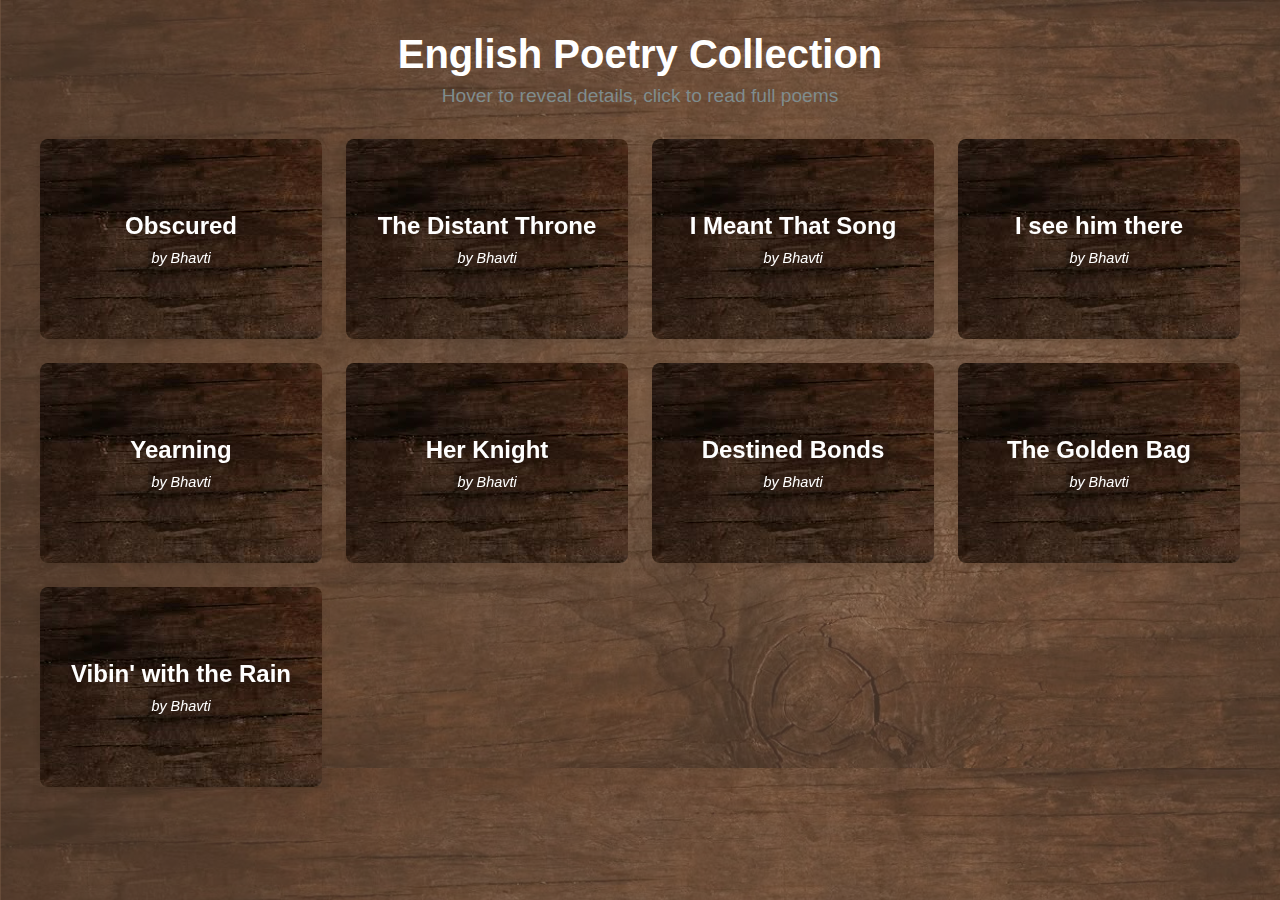
<file: english poem gallery/englishpoem.html>
<!DOCTYPE html>
<html lang="en">
<head>
    <meta charset="UTF-8">
    <meta name="viewport" content="width=device-width, initial-scale=1.0">
    <title>English Poetry Collection</title>
    <link rel="stylesheet" href="styles.css">
</head>
<body>
    <header>
        <h1>English Poetry Collection</h1>
        <p class="subtitle">Hover to reveal details, click to read full poems</p>
    </header>

    <div class="container">
        <div id="poem-grid" class="poem-grid">
            <div class="loading">
                <div class="spinner"></div>
            </div>
        </div>
    </div>

    <script src="poems.js"></script>
    <script src="script.js"></script>
</body>
</html>
</file>
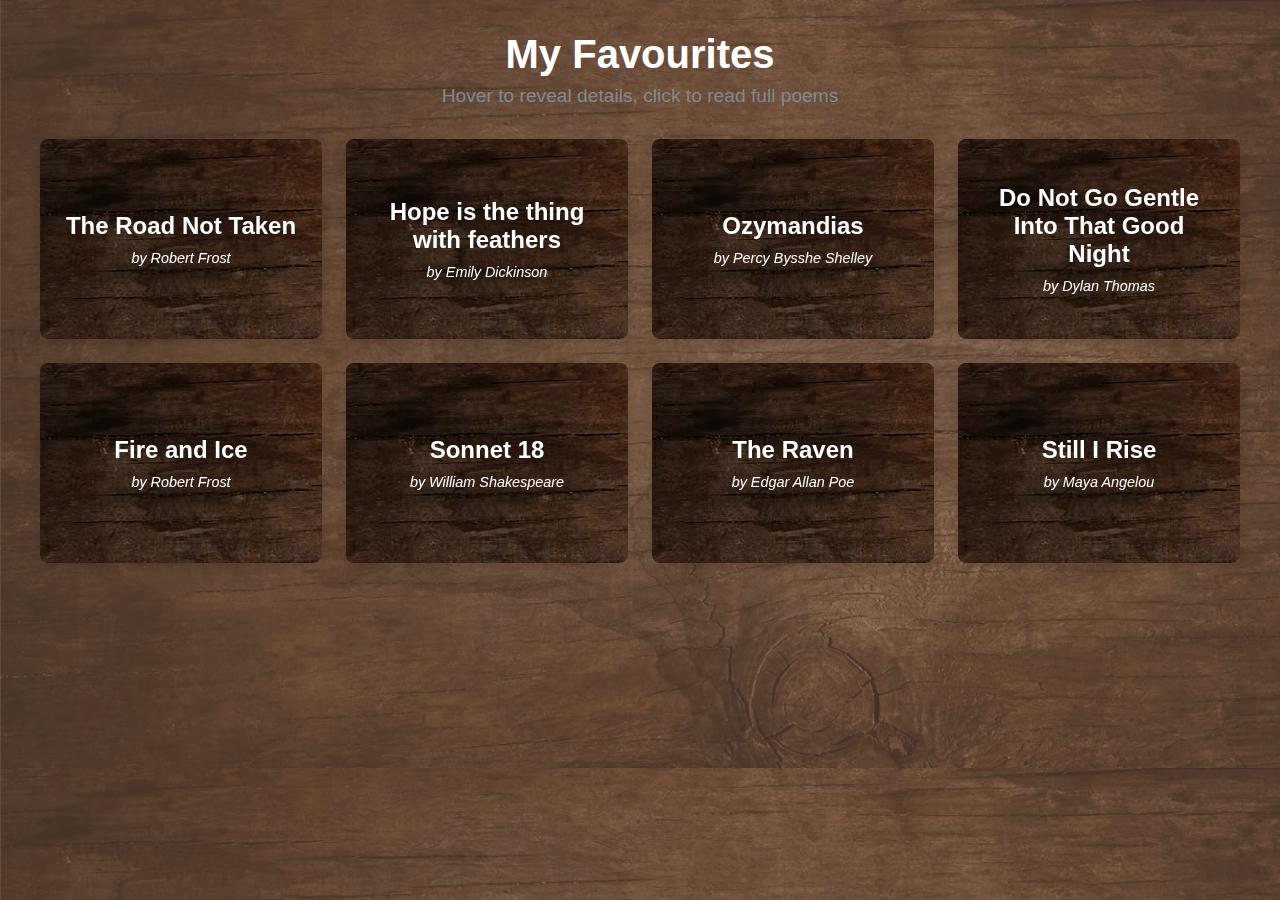
<file: fav gallery/fav.html>
<!DOCTYPE html>
<html lang="en">
<head>
    <meta charset="UTF-8">
    <meta name="viewport" content="width=device-width, initial-scale=1.0">
    <title>Favourites</title>
    <link rel="stylesheet" href="styles.css">
</head>
<body>
    <header>
        <h1>My Favourites</h1>
        <p class="subtitle">Hover to reveal details, click to read full poems</p>
    </header>

    <div class="container">
        <div id="poem-grid" class="poem-grid">
            <div class="loading">
                <div class="spinner"></div>
            </div>
        </div>
    </div>

    <script src="poems.js"></script>
    <script src="script.js"></script>
</body>
</html>
</file>
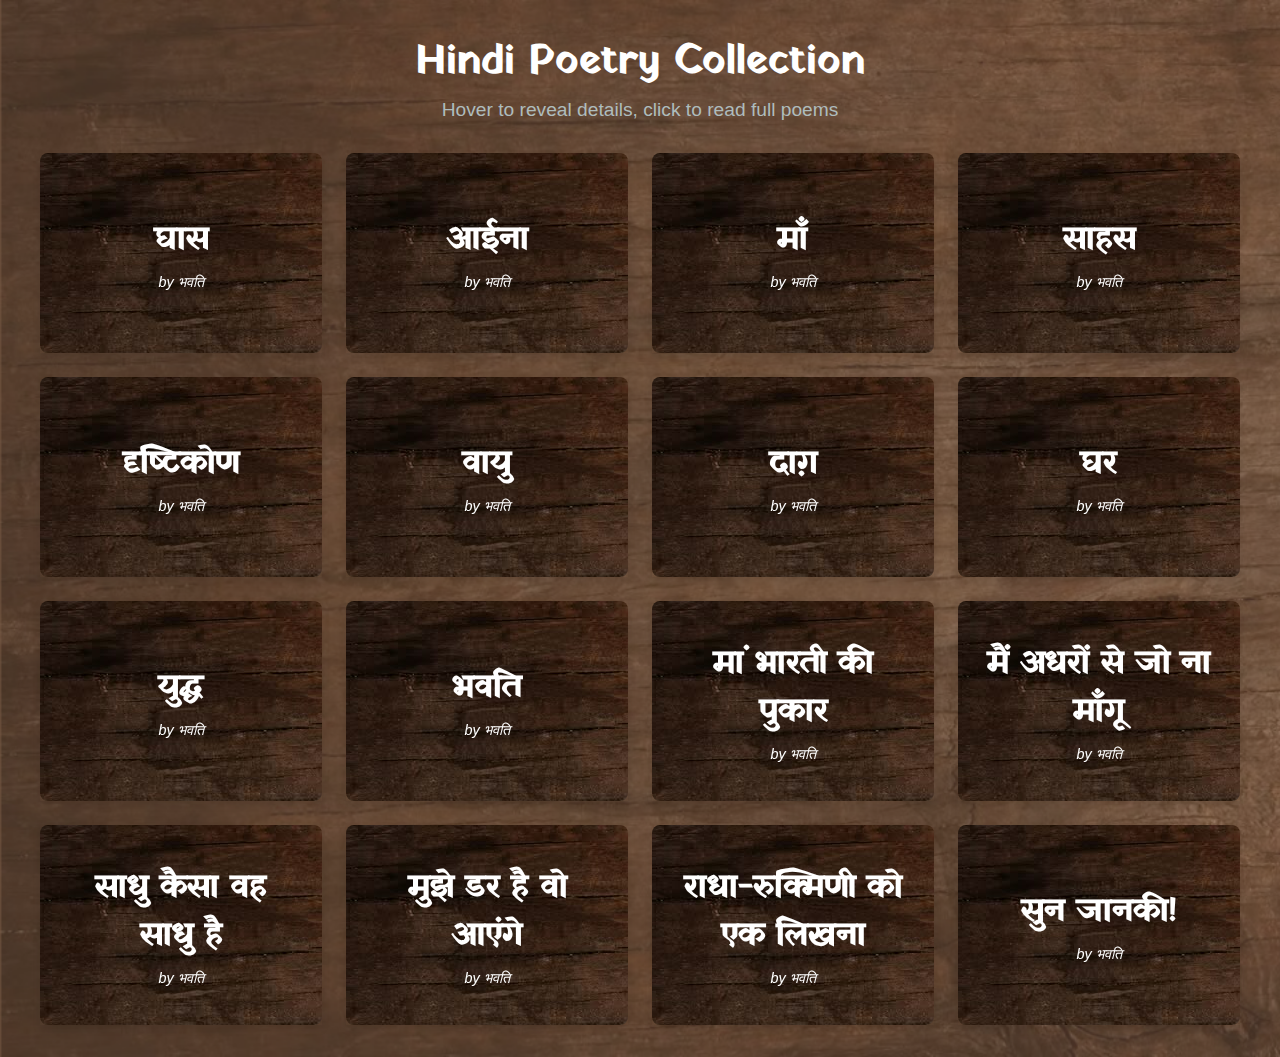
<file: hindi poem gallery/hindipoem.html>
<!DOCTYPE html>
<html lang="en">
<head>
    <meta charset="UTF-8">
    <meta name="viewport" content="width=device-width, initial-scale=1.0">
    <title>Hindi Poetry Collection</title>
    <link rel="stylesheet" href="styles.css">
</head>
<body>
    <header>
        <h1>Hindi Poetry Collection</h1>
        <p class="subtitle">Hover to reveal details, click to read full poems</p>
    </header>

    <div class="container">
        <div id="poem-grid" class="poem-grid">
            <div class="loading">
                <div class="spinner"></div>
            </div>
        </div>
    </div>

    <script src="poems.js"></script>
    <script src="script.js"></script>
</body>
</html>
</file>
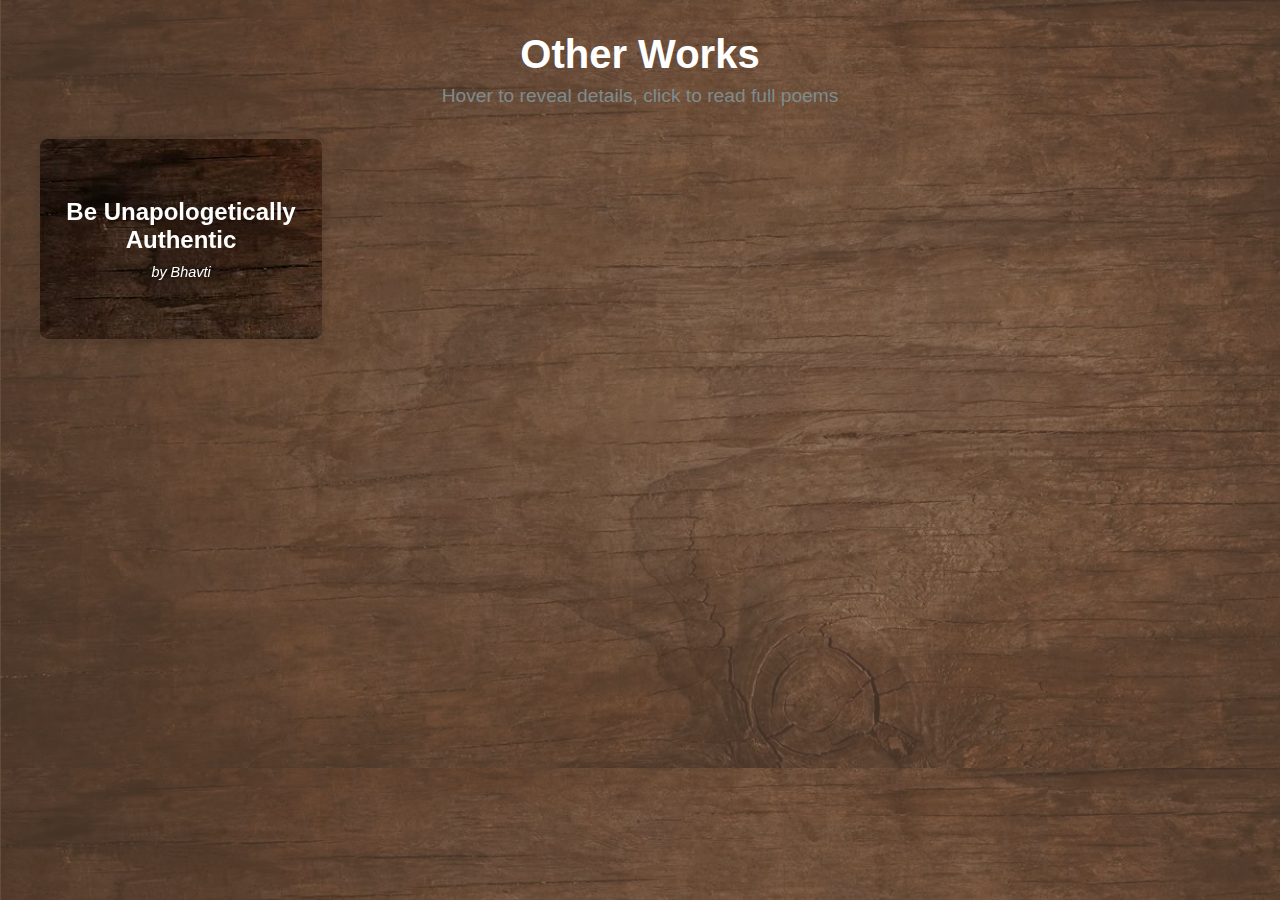
<file: other works/other.html>
<!DOCTYPE html>
<html lang="en">
<head>
    <meta charset="UTF-8">
    <meta name="viewport" content="width=device-width, initial-scale=1.0">
    <title>Other works</title>
    <link rel="stylesheet" href="styles.css">
</head>
<body>
    <header>
        <h1>Other Works</h1>
        <p class="subtitle">Hover to reveal details, click to read full poems</p>
    </header>

    <div class="container">
        <div id="poem-grid" class="poem-grid">
            <div class="loading">
                <div class="spinner"></div>
            </div>
        </div>
    </div>

    <script src="poems.js"></script>
    <script src="script.js"></script>
</body>
</html>
</file>
<file: english poem gallery/styles.css>
* {
    margin: 0;
    padding: 0;
    box-sizing: border-box;
    font-family: 'Segoe UI', Tahoma, Geneva, Verdana, sans-serif;
    
}

body {
    background-color: #f5f5f5;
    padding: 2rem;
    background-image: url("../assets/woodbg.png")
    
}

header {
    text-align: center;
    margin-bottom: 2rem;
}

h1 {
    color: #ffffff;
    font-size: 2.5rem;
    margin-bottom: 0.5rem;
    
}

.subtitle {
    color: #7f8c8d;
    font-size: 1.2rem;
}

.container {
    max-width: 1200px;
    margin: 0 auto;
    
        
      
}

.poem-grid {
    display: grid;
    grid-template-columns: repeat(4, 1fr);
    gap: 1.5rem;
    
      
}

/* Responsive grid */
@media (max-width: 1200px) {
    .poem-grid {
        grid-template-columns: repeat(3, 1fr);
    }
}

@media (max-width: 900px) {
    .poem-grid {
        grid-template-columns: repeat(2, 1fr);
    }
}

@media (max-width: 600px) {
    .poem-grid {
        grid-template-columns: 1fr;
    }
}

.poem-card {
    background-color: transparent;
    perspective: 1000px;
    height: 200px;
    cursor: pointer;
}

.card-inner {
    position: relative;
    width: 100%;
    height: 100%;
    text-align: center;
    transition: transform 0.8s;
    transform-style: preserve-3d;
    box-shadow: 0 4px 8px rgba(0, 0, 0, 0.1);
}

.poem-card:hover .card-inner {
    transform: rotateY(180deg);
}

.card-front, .card-back {
    position: absolute;
    width: 100%;
    height: 100%;
    -webkit-backface-visibility: hidden;
    backface-visibility: hidden;
    display: flex;
    align-items: center;
    justify-content: center;
    padding: 1.5rem;
    border-radius: 8px;
}

.card-front {
    background: linear-gradient(135deg, #3498db, #2c3e50);
    background-image: url("../assets/wood.jpeg");
    color: white;
    
}

.card-back {
    background: linear-gradient(135deg, #232527, #2c3235);
    color: white;
    transform: rotateY(180deg);
    background-image: url("../assets/wood.jpeg");
    overflow-y: auto;
}

.poem-title {
    font-size: 1.5rem;
    font-weight: bold;
}

.poem-description {
    font-size: 1rem;
    line-height: 1.5;
}

.poem-author {
    font-style: italic;
    margin-top: 10px;
    font-size: 0.9rem;
}

/* Loading animation */
.loading {
    display: flex;
    justify-content: center;
    align-items: center;
    height: 300px;
}

.spinner {
    width: 50px;
    height: 50px;
    border: 5px solid rgba(0, 0, 0, 0.1);
    border-top-color: #3498db;
    border-radius: 50%;
    animation: spin 1s linear infinite;
}

@keyframes spin {
    to { transform: rotate(360deg); }
}
</file>
<file: fav gallery/styles.css>
* {
    margin: 0;
    padding: 0;
    box-sizing: border-box;
    font-family: 'Segoe UI', Tahoma, Geneva, Verdana, sans-serif;
    
}

body {
    background-color: #f5f5f5;
    padding: 2rem;
    background-image: url("../assets/woodbg.png")
    
}

header {
    text-align: center;
    margin-bottom: 2rem;
}

h1 {
    color: #ffffff;
    font-size: 2.5rem;
    margin-bottom: 0.5rem;
    
}

.subtitle {
    color: #7f8c8d;
    font-size: 1.2rem;
}

.container {
    max-width: 1200px;
    margin: 0 auto;
    
        
      
}

.poem-grid {
    display: grid;
    grid-template-columns: repeat(4, 1fr);
    gap: 1.5rem;
    
      
}

/* Responsive grid */
@media (max-width: 1200px) {
    .poem-grid {
        grid-template-columns: repeat(3, 1fr);
    }
}

@media (max-width: 900px) {
    .poem-grid {
        grid-template-columns: repeat(2, 1fr);
    }
}

@media (max-width: 600px) {
    .poem-grid {
        grid-template-columns: 1fr;
    }
}

.poem-card {
    background-color: transparent;
    perspective: 1000px;
    height: 200px;
    cursor: pointer;
}

.card-inner {
    position: relative;
    width: 100%;
    height: 100%;
    text-align: center;
    transition: transform 0.8s;
    transform-style: preserve-3d;
    box-shadow: 0 4px 8px rgba(0, 0, 0, 0.1);
}

.poem-card:hover .card-inner {
    transform: rotateY(180deg);
}

.card-front, .card-back {
    position: absolute;
    width: 100%;
    height: 100%;
    -webkit-backface-visibility: hidden;
    backface-visibility: hidden;
    display: flex;
    align-items: center;
    justify-content: center;
    padding: 1.5rem;
    border-radius: 8px;
}

.card-front {
    background: linear-gradient(135deg, #3498db, #2c3e50);
    background-image: url("../assets/wood.jpeg");
    color: white;
    
}

.card-back {
    background: linear-gradient(135deg, #232527, #2c3235);
    color: white;
    transform: rotateY(180deg);
    background-image: url("../assets/wood.jpeg");
    overflow-y: auto;
}

.poem-title {
    font-size: 1.5rem;
    font-weight: bold;
}

.poem-description {
    font-size: 1rem;
    line-height: 1.5;
}

.poem-author {
    font-style: italic;
    margin-top: 10px;
    font-size: 0.9rem;
}

/* Loading animation */
.loading {
    display: flex;
    justify-content: center;
    align-items: center;
    height: 300px;
}

.spinner {
    width: 50px;
    height: 50px;
    border: 5px solid rgba(0, 0, 0, 0.1);
    border-top-color: #3498db;
    border-radius: 50%;
    animation: spin 1s linear infinite;
}

@keyframes spin {
    to { transform: rotate(360deg); }
}
</file>
<file: hindi poem gallery/styles.css>
@import url('https://fonts.googleapis.com/css2?family=Amita:wght@400;700&family=Gotu&family=Kalam:wght@300;400;700&family=Yatra+One&display=swap');



* {
    margin: 0;
    padding: 0;
    box-sizing: border-box;
    font-family: 'Segoe UI', Tahoma, Geneva, Verdana, sans-serif;
}

body {
    background-color: #5f4d2b;
    background-image: url("../assets/woodbg.png");
    background-repeat: no-repeat;
    background-size: cover;
    padding: 2rem;
}

header {
    text-align: center;
    margin-bottom: 2rem;
}

h1 {
    color: #ffffff;
    font-size: 2.5rem;
    margin-bottom: 0.5rem;
    font-family: "Yatra One", system-ui;
  font-weight: 800;
  font-style: normal;
}

.subtitle {
    color: #aebcbd;
    font-size: 1.2rem;
}

.container {
    max-width: 1200px;
    margin: 0 auto;
}

.poem-grid {
    display: grid;
    grid-template-columns: repeat(4, 1fr);
    gap: 1.5rem;
}

/* Responsive grid */
@media (max-width: 1200px) {
    .poem-grid {
        grid-template-columns: repeat(3, 1fr);
    }
}

@media (max-width: 900px) {
    .poem-grid {
        grid-template-columns: repeat(2, 1fr);
    }
}

@media (max-width: 600px) {
    .poem-grid {
        grid-template-columns: 1fr;
    }
}

.poem-card {
    background-color: transparent;
    perspective: 1000px;
    height: 200px;
    cursor: pointer;
}

.card-inner {
    position: relative;
    width: 100%;
    height: 100%;
    text-align: center;
    transition: transform 0.8s;
    transform-style: preserve-3d;
    box-shadow: 0 4px 8px rgba(0, 0, 0, 0.1);
}

.poem-card:hover .card-inner {
    transform: rotateY(180deg);
}

.card-front, .card-back {
    position: absolute;
    width: 100%;
    height: 100%;
    -webkit-backface-visibility: hidden;
    backface-visibility: hidden;
    display: flex;
    align-items: center;
    justify-content: center;
    padding: 1.5rem;
    border-radius: 8px;
    
}

.card-front {
    background: linear-gradient(135deg, #000000, #2c3e50);
    color: white;
    
    background-image: url("../assets/wood.jpeg");
}

.card-back {
    background: linear-gradient(135deg, #000000, #2c3235);
    color: white;
    background-image: url("../assets/wood.jpeg");
    transform: rotateY(180deg);
    overflow-y: auto;
}

.poem-title {
    font-family: "Yatra One", system-ui;
  font-weight: 400;
  font-style: normal;
    font-size: 2rem;
    font-weight: bold;
}

.poem-description {
    font-family: "Kalam", cursive;
  font-weight: 400;
  font-style: normal;
    font-size: 0.8rem;
    line-height: 1.5;
}

.poem-author {
    font-style: italic;
    margin-top: 10px;
    font-size: 0.9rem;
}

/* Loading animation */
.loading {
    display: flex;
    justify-content: center;
    align-items: center;
    height: 300px;
}

.spinner {
    width: 50px;
    height: 50px;
    border: 5px solid rgba(0, 0, 0, 0.1);
    border-top-color: #3498db;
    border-radius: 50%;
    animation: spin 1s linear infinite;
}

@keyframes spin {
    to { transform: rotate(360deg); }
}
</file>
<file: other works/styles.css>
* {
    margin: 0;
    padding: 0;
    box-sizing: border-box;
    font-family: 'Segoe UI', Tahoma, Geneva, Verdana, sans-serif;
    
}

body {
    background-color: #f5f5f5;
    padding: 2rem;
    background-image: url("../assets/woodbg.png")
    
}

header {
    text-align: center;
    margin-bottom: 2rem;
}

h1 {
    color: #ffffff;
    font-size: 2.5rem;
    margin-bottom: 0.5rem;
    
}

.subtitle {
    color: #7f8c8d;
    font-size: 1.2rem;
}

.container {
    max-width: 1200px;
    margin: 0 auto;
    
        
      
}

.poem-grid {
    display: grid;
    grid-template-columns: repeat(4, 1fr);
    gap: 1.5rem;
    
      
}

/* Responsive grid */
@media (max-width: 1200px) {
    .poem-grid {
        grid-template-columns: repeat(3, 1fr);
    }
}

@media (max-width: 900px) {
    .poem-grid {
        grid-template-columns: repeat(2, 1fr);
    }
}

@media (max-width: 600px) {
    .poem-grid {
        grid-template-columns: 1fr;
    }
}

.poem-card {
    background-color: transparent;
    perspective: 1000px;
    height: 200px;
    cursor: pointer;
}

.card-inner {
    position: relative;
    width: 100%;
    height: 100%;
    text-align: center;
    transition: transform 0.8s;
    transform-style: preserve-3d;
    box-shadow: 0 4px 8px rgba(0, 0, 0, 0.1);
}

.poem-card:hover .card-inner {
    transform: rotateY(180deg);
}

.card-front, .card-back {
    position: absolute;
    width: 100%;
    height: 100%;
    -webkit-backface-visibility: hidden;
    backface-visibility: hidden;
    display: flex;
    align-items: center;
    justify-content: center;
    padding: 1.5rem;
    border-radius: 8px;
}

.card-front {
    background: linear-gradient(135deg, #3498db, #2c3e50);
    background-image: url("../assets/wood.jpeg");
    color: white;
    
}

.card-back {
    background: linear-gradient(135deg, #232527, #2c3235);
    color: white;
    transform: rotateY(180deg);
    background-image: url("../assets/wood.jpeg");
    overflow-y: auto;
}

.poem-title {
    font-size: 1.5rem;
    font-weight: bold;
}

.poem-description {
    font-size: 1rem;
    line-height: 1.5;
}

.poem-author {
    font-style: italic;
    margin-top: 10px;
    font-size: 0.9rem;
}

/* Loading animation */
.loading {
    display: flex;
    justify-content: center;
    align-items: center;
    height: 300px;
}

.spinner {
    width: 50px;
    height: 50px;
    border: 5px solid rgba(0, 0, 0, 0.1);
    border-top-color: #3498db;
    border-radius: 50%;
    animation: spin 1s linear infinite;
}

@keyframes spin {
    to { transform: rotate(360deg); }
}
</file>
